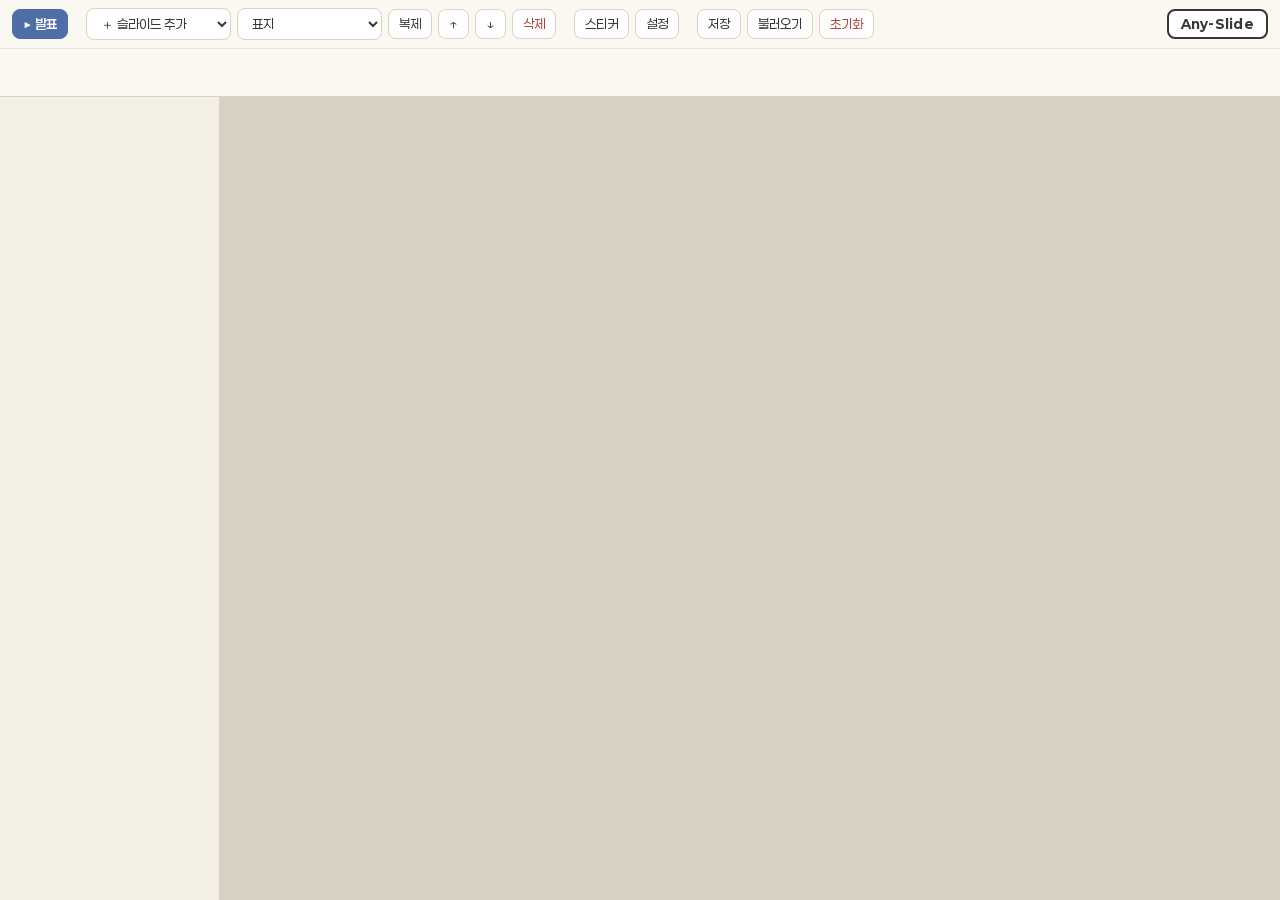
<file: app/index.html>
<!doctype html>
<html lang="ko">
<head>
<meta charset="utf-8">
<meta name="viewport" content="width=device-width, initial-scale=1">
<title>Any Slide</title>
<link rel="stylesheet" href="style.css">
</head>
<body class="edit">
<header id="toolbar">
  <div id="mainbar">
    <div class="group">
      <button id="btnPresent" class="primary" title="발표 시작 (F) · 발표 중 Esc로 종료">▶ 발표</button>
    </div>
    <div class="group">
      <select id="selAdd" title="새 슬라이드 추가"><option value="">＋ 슬라이드 추가</option></select>
      <select id="selType" title="현재 슬라이드의 형태"></select>
      <button id="btnDup" title="슬라이드 복제">복제</button>
      <button id="btnUp" title="앞으로">↑</button>
      <button id="btnDown" title="뒤로">↓</button>
      <button id="btnDel" title="슬라이드 삭제" class="danger">삭제</button>
    </div>
    <div class="group">
      <button id="btnSticker" title="스티커 추가">스티커</button>
      <button id="btnSettings" title="배경, 글꼴, 장 전환, 애니메이션">설정</button>
    </div>
    <div class="group">
      <button id="btnExport" title="덱을 JSON 파일로 저장">저장</button>
      <button id="btnImport" title="JSON 파일 불러오기">불러오기</button>
      <button id="btnReset" class="danger" title="처음 상태로">초기화</button>
    </div>
    <button id="btnAbout" type="button" title="앱 정보">Any-Slide</button>
  </div>
  <!-- 글자를 고르면 글자 도구, 스티커를 고르면 스티커 도구, 아니면 이 장의 옵션 -->
  <div id="ctxbar" aria-label="선택한 것의 도구"></div>
</header>

<aside id="thumbs" aria-label="슬라이드 목록"></aside>

<main id="stageWrap">
  <div id="stageBox"><div id="slideHost"></div></div>
  <div id="hint"></div>
</main>

<div id="stickerPanel" class="float-panel" hidden>
  <div class="panel-title"><span id="stickerPanelTitle">스티커</span> <button id="btnStickerClose" aria-label="닫기">✕</button></div>
  <div id="stickerTabs" class="tabs" role="tablist">
    <button type="button" data-tab="basic" role="tab">기본</button>
    <button type="button" data-tab="extra" role="tab">추가</button>
  </div>
  <div id="stickerGrid"></div>
  <p id="stickerEmpty" class="empty-note" hidden>아직 추가한 그림이 없어요. 덱을 만들며 새로 생성한 그림이 여기에 들어와요.</p>
</div>

<div id="settingsPanel" class="float-panel" hidden>
  <div class="panel-title">설정 <button id="btnSettingsClose" aria-label="닫기">✕</button></div>
  <label class="set-row">배경 <select id="selBg"></select></label>
  <label class="set-row">글꼴 <input id="inFont" type="text" placeholder="기본: 페이퍼로지" title="다른 글꼴을 쓰려면 컴퓨터에 설치된 글꼴 이름을 입력. 비우면 페이퍼로지"></label>
  <hr class="set-sep">
  <label class="set-row">장 전환 <select id="selTransition"></select></label>
  <label class="set-row">전환 속도 <span><input id="rngDuration" type="range" min="0.2" max="1" step="0.1"> <span id="lblDuration"></span></span></label>
  <label class="set-row">이 장만 <select id="selSlideTransition"></select></label>
  <hr class="set-sep">
  <label class="set-row">글자 등장 <select id="selTextAnim"></select></label>
  <label class="set-row">그림 등장 <span class="check"><input id="chkImgAnim" type="checkbox"> 켜기</span></label>
  <label class="set-row">둥실둥실 <span class="check"><input id="chkFloat" type="checkbox"> 켜기</span></label>
</div>

<div id="aboutPop" class="float-panel" hidden role="dialog" aria-label="앱 정보">
  <strong id="aboutVersion">Any-Slide</strong>
  <p>제작 : 김한량 디지털 공방</p>
</div>

<div id="hud" aria-live="polite"></div>
<input id="fileImport" type="file" accept="application/json,.json" hidden>
<script src="deck-spec.js"></script>
<script src="app.js"></script>
</body>
</html>
</file>
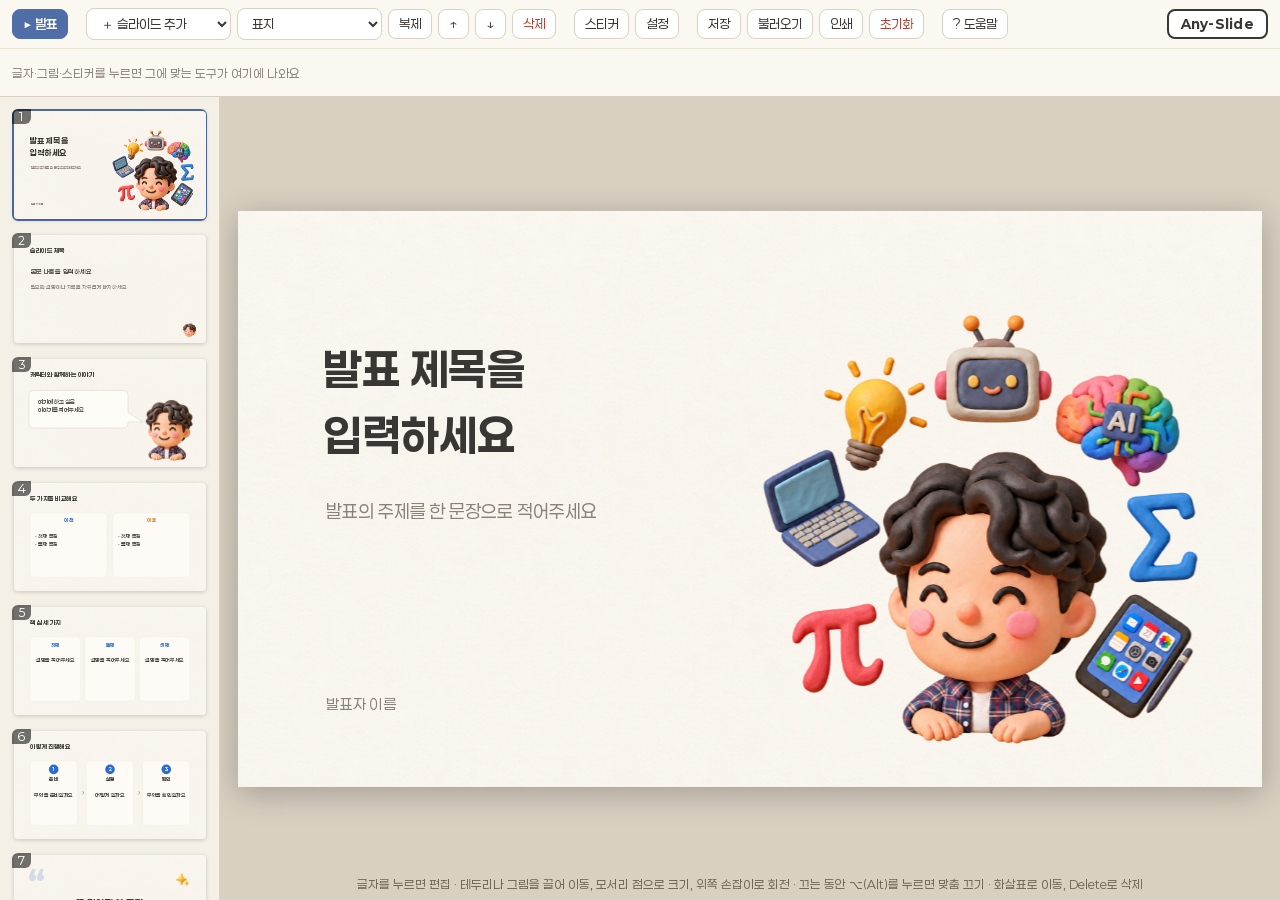
<file: app/Any-Slide.html>
<!doctype html>
<html lang="ko">
<head>
<meta charset="utf-8">
<meta name="viewport" content="width=device-width, initial-scale=1">
<title>Any Slide</title>
<link rel="stylesheet" href="style.css">
</head>
<body class="edit">
<header id="toolbar">
  <div id="mainbar">
    <div class="group">
      <button id="btnPresent" class="primary" title="발표 시작 (F) · 발표 중 Esc로 종료">▶ 발표</button>
    </div>
    <div class="group">
      <select id="selAdd" title="새 슬라이드 추가"><option value="">＋ 슬라이드 추가</option></select>
      <select id="selType" title="현재 슬라이드의 형태"></select>
      <button id="btnDup" title="슬라이드 복제">복제</button>
      <button id="btnUp" title="앞으로">↑</button>
      <button id="btnDown" title="뒤로">↓</button>
      <button id="btnDel" title="슬라이드 삭제" class="danger">삭제</button>
    </div>
    <div class="group">
      <button id="btnSticker" title="스티커 추가">스티커</button>
      <button id="btnSettings" title="배경, 글꼴, 장 전환, 애니메이션">설정</button>
    </div>
    <div class="group">
      <button id="btnExport" title="덱을 JSON 파일로 저장">저장</button>
      <button id="btnImport" title="JSON 파일 불러오기">불러오기</button>
      <button id="btnPrint" title="모든 장을 인쇄 창으로 · PDF는 대상을 'PDF로 저장'으로, 일부 장만은 인쇄 창의 '페이지'에서 고르세요">인쇄</button>
      <button id="btnSaveFolder" title="고친 덱을 이 발표 폴더 안의 파일에 저장 (다른 컴퓨터로 옮기기 전에)" hidden>폴더에 저장</button>
      <button id="btnReset" class="danger" title="처음 상태로">초기화</button>
    </div>
    <div class="group">
      <button id="btnHelp" type="button" title="저장·불러오기·다른 컴퓨터로 옮기는 방법">? 도움말</button>
    </div>
    <button id="btnAbout" type="button" title="앱 정보">Any-Slide</button>
  </div>
  <!-- 글자를 고르면 글자 도구, 스티커를 고르면 스티커 도구, 아니면 이 장의 옵션 -->
  <div id="ctxbar" aria-label="선택한 것의 도구"></div>
</header>

<aside id="thumbs" aria-label="슬라이드 목록"></aside>

<main id="stageWrap">
  <div id="stageBox"><div id="slideHost"></div></div>
  <div id="hint"></div>
</main>

<div id="stickerPanel" class="float-panel" hidden>
  <div class="panel-title"><span id="stickerPanelTitle">스티커</span> <button id="btnStickerClose" aria-label="닫기">✕</button></div>
  <div id="stickerTabs" class="tabs" role="tablist">
    <button type="button" data-tab="basic" role="tab">기본</button>
    <button type="button" data-tab="extra" role="tab">추가</button>
    <button type="button" data-tab="user" role="tab">내 그림</button>
  </div>
  <div id="stickerGrid"></div>
  <p id="stickerEmpty" class="empty-note" hidden>아직 추가한 그림이 없어요. 덱을 만들며 새로 생성한 그림이 여기에 들어와요.</p>
</div>

<div id="settingsPanel" class="float-panel" hidden>
  <div class="panel-title">설정 <button id="btnSettingsClose" aria-label="닫기">✕</button></div>
  <label class="set-row">배경 <select id="selBg"></select></label>
  <label class="set-row">글꼴 <input id="inFont" type="text" placeholder="기본: 페이퍼로지" title="다른 글꼴을 쓰려면 컴퓨터에 설치된 글꼴 이름을 입력. 비우면 페이퍼로지"></label>
  <hr class="set-sep">
  <label class="set-row">장 전환 <select id="selTransition"></select></label>
  <label class="set-row">전환 속도 <span><input id="rngDuration" type="range" min="0.2" max="1" step="0.1"> <span id="lblDuration"></span></span></label>
  <label class="set-row">이 장만 <select id="selSlideTransition"></select></label>
  <hr class="set-sep">
  <label class="set-row">글자 등장 <select id="selTextAnim"></select></label>
  <label class="set-row">그림 등장 <span class="check"><input id="chkImgAnim" type="checkbox"> 켜기</span></label>
  <label class="set-row">둥실둥실 <span class="check"><input id="chkFloat" type="checkbox"> 켜기</span></label>
  <hr class="set-sep">
  <label class="set-row" title="한 줄씩: 발표 화면에서 넘길 때마다 줄·상자·표 행과 [빈칸] 답이 하나씩 나와요 (수업 자료)">넘기기 <select id="selStep"></select></label>
</div>

<div id="aboutPop" class="float-panel" hidden role="dialog" aria-label="앱 정보">
  <strong id="aboutVersion">Any-Slide</strong>
  <p>제작 : 김한량 디지털 공방</p>
</div>

<div id="helpPanel" class="float-panel" hidden role="dialog" aria-label="저장·옮기기 도움말">
  <div class="panel-title">저장·옮기기 도움말 <button id="btnHelpClose" aria-label="닫기">✕</button></div>
  <p id="helpNow" class="help-now"></p>
  <h4>고친 내용은 자동 저장돼요</h4>
  <p>이 컴퓨터의 브라우저에 저장돼요. 브라우저의 사이트 데이터를 지우면 사라질 수 있으니 중요한 덱은 파일로도 저장해 두세요.</p>
  <h4>① 다른 컴퓨터로: [폴더에 저장] (크롬·엣지, 추천)</h4>
  <ol>
    <li>[폴더에 저장]을 누르고 이 발표 폴더를 골라요 (처음 한 번만)</li>
    <li>폴더째 USB·메일·메신저로 옮겨요</li>
    <li>옮긴 컴퓨터에서 폴더 안 <b>Any-Slide.html</b>을 열면 더 최근에 고친 쪽이 열려요</li>
  </ol>
  <h4>② [저장] → [불러오기] (모든 브라우저)</h4>
  <ol>
    <li>[저장]을 누르면 덱 JSON 파일이 「다운로드」 폴더에 생겨요</li>
    <li>그 JSON 파일도 함께 옮겨요</li>
    <li>발표 폴더의 <b>Any-Slide.html</b>을 열고 [불러오기]로 JSON을 골라요</li>
  </ol>
  <h4>그림은?</h4>
  <ul>
    <li>[내 그림]으로 넣은 그림은 덱 파일(JSON)에 함께 들어가요.</li>
    <li>노션 그림처럼 덱을 만들 때 넣은 그림(media 폴더)은 JSON에 들어 있지 않아요. 발표 폴더에서 열어야 보여요.</li>
  </ul>
</div>

<div id="hud" aria-live="polite"></div>
<!-- 인쇄할 때 모든 장을 펼쳐 두는 곳 (인쇄할 때만 보인다) -->
<div id="printHost" aria-hidden="true"></div>
<input id="fileImport" type="file" accept="application/json,.json" hidden>
<input id="fileUserImg" type="file" accept="image/png,image/jpeg,image/webp,image/gif" multiple hidden>
<script src="deck-spec.js"></script>
<script src="app.js"></script>
</body>
</html>
</file>
<file: app/style.css>
/* 페이퍼로지 (SIL OFL 1.1, fonts/OFL-Paperlogy.txt). 오프라인 발표를 위해 앱에 포함 */
@font-face { font-family: 'Paperlogy'; src: url('fonts/Paperlogy-4Regular.woff2') format('woff2'); font-weight: 400; font-display: block; }
@font-face { font-family: 'Paperlogy'; src: url('fonts/Paperlogy-5Medium.woff2') format('woff2'); font-weight: 500; font-display: block; }
@font-face { font-family: 'Paperlogy'; src: url('fonts/Paperlogy-6SemiBold.woff2') format('woff2'); font-weight: 600; font-display: block; }
@font-face { font-family: 'Paperlogy'; src: url('fonts/Paperlogy-7Bold.woff2') format('woff2'); font-weight: 700; font-display: block; }
@font-face { font-family: 'Paperlogy'; src: url('fonts/Paperlogy-8ExtraBold.woff2') format('woff2'); font-weight: 800; font-display: block; }

:root {
  --ink: #3a3633;
  --ink-sub: #8a8179;
  --ink-num: #a39a8e;
  --acc-blue: #2e6bd0;
  --acc-orange: #e07b1f;
  --panel: rgba(255, 253, 248, .86);
  --panel-line: #e3dccf;
  --ui-bg: #efe9de;
  --ui-line: #d9d1c3;
  --ui-accent: #4f6ea8;
  --font: "Paperlogy", "Apple SD Gothic Neo", "Noto Sans KR", "Malgun Gothic", system-ui, sans-serif;
  --mono: "SF Mono", Menlo, Consolas, "D2Coding", monospace;
}
* { box-sizing: border-box; }
html, body { height: 100%; margin: 0; }
body {
  font-family: var(--font);
  background: var(--ui-bg);
  color: var(--ink);
  display: grid;
  grid-template-columns: 220px 1fr;
  grid-template-rows: auto 1fr;
  grid-template-areas: "bar bar" "side main";
  overflow: hidden;
}

/* ---------- 도구 모음 (윗줄: 덱·슬라이드, 아랫줄: 선택한 것에 따라 바뀌는 도구) ---------- */
#toolbar { grid-area: bar; background: #fbf8f2; border-bottom: 1px solid var(--ui-line); }
#mainbar, #ctxbar { display: flex; flex-wrap: wrap; gap: 8px 18px; align-items: center; padding: 8px 12px; }
#ctxbar { border-top: 1px solid #ece5d8; min-height: 48px; padding-top: 6px; padding-bottom: 6px; }
.group { display: flex; gap: 6px; align-items: center; flex-wrap: wrap; }
.ctx-label { font-size: 12px; color: #8a8179; margin-right: 2px; }
button, select, input[type=text] {
  font: inherit; font-size: 13px; color: var(--ink);
  background: #fff; border: 1px solid var(--ui-line); border-radius: 8px; padding: 6px 10px;
}
button { cursor: pointer; }
button:hover, select:hover { border-color: #b9ae9c; }
button:disabled { opacity: .45; cursor: default; }
button.primary { background: var(--ui-accent); border-color: var(--ui-accent); color: #fff; font-weight: 600; }
button.danger { color: #b0443a; }
button.on { background: #e4ecf8; border-color: var(--ui-accent); }
button.fmt-b { font-weight: 800; min-width: 34px; }
button.fmt-u { text-decoration: underline; min-width: 34px; }
button.fmt-m { background: linear-gradient(transparent 55%, #ffe58a 55%); min-width: 34px; }
button.swatch { width: 26px; height: 26px; padding: 0; border-radius: 50%; border: 2px solid #fff; box-shadow: 0 0 0 1px var(--ui-line); }
input.swatch.pick { width: 26px; height: 26px; padding: 0; border: 2px solid #fff; border-radius: 50%; box-shadow: 0 0 0 1px var(--ui-line);
  background: conic-gradient(#d64541, #e07b1f, #e8c13a, #2f9e55, #2e6bd0, #8a4fc8, #d64541); cursor: pointer; -webkit-appearance: none; appearance: none; }
input.swatch.pick::-webkit-color-swatch-wrapper { padding: 0; }
input.swatch.pick::-webkit-color-swatch { border: none; border-radius: 50%; opacity: 0; }
input.swatch.pick::-moz-color-swatch { border: none; opacity: 0; }
button.swatch.none { background: conic-gradient(var(--ink) 0 25%, #fff 0 50%, var(--ink) 0 75%, #fff 0); }
input[type=text] { width: 190px; }
input[type=range] { width: 120px; }
.check { font-size: 13px; display: flex; gap: 4px; align-items: center; cursor: pointer; }

/* ---------- 썸네일 ---------- */
#thumbs {
  grid-area: side; overflow-y: auto; padding: 12px; background: #f5f0e6;
  border-right: 1px solid var(--ui-line);
  display: flex; flex-direction: column; gap: 12px;
}
.thumb { position: relative; display: block; cursor: pointer; border: 2px solid transparent; border-radius: 6px; padding: 0; background: none; font: inherit; text-align: left; }
.thumb.active { border-color: var(--ui-accent); }
.thumb:focus-visible, button:focus-visible, select:focus-visible, input:focus-visible { outline: 3px solid var(--ui-accent); outline-offset: 2px; }
.thumb .no { position: absolute; left: -2px; top: -2px; background: rgba(0,0,0,.55); color: #fff; font-size: 11px; padding: 1px 6px; border-radius: 6px 0 6px 0; z-index: 2; }
.thumb .box { width: 192px; height: 108px; overflow: hidden; position: relative; border-radius: 4px; box-shadow: 0 1px 4px rgba(0,0,0,.18); }
.thumb .slide { transform: scale(0.1); transform-origin: 0 0; }

/* ---------- 무대 ---------- */
#stageWrap { grid-area: main; position: relative; display: flex; align-items: center; justify-content: center; overflow: hidden; background: #d8d0c1; }
#stageBox { position: relative; overflow: hidden; box-shadow: 0 6px 30px rgba(0,0,0,.25); }
#hint { position: absolute; bottom: 8px; left: 0; right: 0; text-align: center; font-size: 12px; color: #6e6657; pointer-events: none; }
#hint.warn { color: #fff; background: #b0443a; font-size: 13px; padding: 6px 12px; bottom: 0; }
#hint.info { color: #fff; background: #4f6ea8; font-size: 13px; padding: 6px 12px; bottom: 0; }
#btnSaveFolder { border-color: var(--ui-accent); color: var(--ui-accent); font-weight: 600; }

.slide {
  position: absolute; left: 0; top: 0; width: 1920px; height: 1080px;
  transform-origin: 0 0; overflow: hidden; background-size: cover; background-position: center;
  font-family: var(--deck-font, var(--font));
}
.slide > * { position: absolute; margin: 0; }

/* 글자: 크기는 --fs(형태별 기본) × --k(사용자가 정한 배율). 자동 맞춤은 font-size를 직접 덮어쓴다 */
.t { white-space: pre-wrap; word-break: keep-all; overflow-wrap: anywhere; outline: none; color: var(--ink); font-size: calc(var(--fs) * var(--k, 1)); }
.t.title-xl { --fs: 82px; font-weight: 700; line-height: 1.5; }
.t.title-l  { --fs: 68px; font-weight: 700; line-height: 1.3; }
.t.title-m  { --fs: 64px; font-weight: 700; line-height: 1.3; }
.t.body-l   { --fs: 44px; font-weight: 400; line-height: 1.5; }
.t.body-m   { --fs: 36px; font-weight: 400; line-height: 1.5; color: var(--ink-sub); }
.t.sub      { --fs: 34px; font-weight: 400; line-height: 1.4; color: var(--ink-sub); }
.t.name     { --fs: 28px; font-weight: 400; line-height: 1.4; color: var(--ink-sub); }
.t.num      { --fs: 150px; font-weight: 600; line-height: 1.1; color: var(--ink-num); }
.t.bubble   { --fs: 44px; line-height: 1.5; }
.t.head     { --fs: 50px; font-weight: 700; line-height: 1.3; }
.t.card     { --fs: 38px; font-weight: 400; line-height: 1.5; }
.t.statement { --fs: 76px; font-weight: 700; line-height: 1.4; }
.t.code     { --fs: 36px; line-height: 1.5; color: #f3ede3; font-family: var(--mono); word-break: break-all; }
.t.cell     { --fs: 36px; line-height: 1.4; }
.acc-blue   { color: var(--acc-blue); }
.acc-orange { color: var(--acc-orange); }
.qmark { font-size: 320px; line-height: 1; color: var(--acc-blue); opacity: .18; font-weight: 800; pointer-events: none; }

/* 글자 서식 (덱 파일의 **, __, ==, {{색:}} 표기) */
.t b { font-weight: 800; }
.t u { text-decoration-thickness: .08em; text-underline-offset: .14em; }
.t mark { background: linear-gradient(transparent 55%, rgba(255, 214, 80, .75) 55%); color: inherit; padding: 0 .05em; }
/* [[빈칸 답]]: 보통은 빨간 답. 편집 화면에서는 옅은 바탕으로 빈칸임을 알린다. 한 줄씩 넘기기의 발표 화면에서는 답을 숨긴 빈칸(.hid)으로 시작한다 */
.ans { color: #d64541; }
.edit #slideHost .ans { background: rgba(214, 69, 65, .12); border-radius: .12em; }
.print-page .ans { background: none; }
.ans.hid, .ans.hid * { color: transparent !important; background: transparent !important; }
.ans.hid { box-shadow: inset 0 -.08em 0 #a39b92; }
.stp-hid { visibility: hidden; }
.stp-in { animation: fade-in .45s ease-out both; }
.c-red { color: #d64541; } .c-blue { color: #2e6bd0; } .c-green { color: #2f9e55; } .c-orange { color: #e07b1f; } .c-gray { color: #8a8179; } .c-black { color: #1a1a1a; }

.stack { display: flex; flex-direction: column; }
.stack.center { justify-content: center; }
.stack > .t { position: relative; }

/* 바탕 상자, 카드, 단계, 표, 그림 칸 */
.panel { background: var(--panel); border: 2px solid var(--panel-line); border-radius: 36px; }
.panel.dark { background: #2f2b28; border-color: #2f2b28; border-radius: 28px; }
.badge { width: 96px; height: 96px; border-radius: 50%; background: var(--acc-blue); color: #fff; font-size: 48px; font-weight: 700; display: flex; align-items: center; justify-content: center; }
.arrow { font-size: 90px; color: var(--ink-num); line-height: 1; font-weight: 300; }
.table { display: grid; border-radius: 28px; overflow: hidden; border: 2px solid var(--panel-line); background: var(--panel); }
.table > .t { padding: .45em .7em; border-bottom: 2px solid var(--panel-line); border-right: 2px solid var(--panel-line); }
.table > .t.th { font-weight: 700; background: rgba(46, 107, 208, .10); }
.table > .t.last-col { border-right: 0; }
.table > .t.last-row { border-bottom: 0; }
.slot { display: flex; align-items: center; justify-content: center; border-radius: 36px; }
.slot img { max-width: 100%; max-height: 100%; object-fit: contain; pointer-events: none; }
/* 덱 전용 그림(화면 캡처 등)은 모서리를 둥글게 하고 그림자로 배경과 구분한다 */
.slot img[src^="media/"] { border-radius: 24px; box-shadow: 0 12px 36px rgba(40, 50, 70, .18); }
.slot.empty { border: 4px dashed var(--panel-line); color: #b8b0a3; font-size: 40px; }
.present .slot.empty { visibility: hidden; }

/* 개체: 바깥 틀(.obj)이 위치·크기·회전을 맡고, 안의 요소는 틀 기준으로 놓인다 */
.obj { transform-origin: 50% 50%; touch-action: none; }
.obj > .t:not(.abs), .obj > .stack, .obj > .table { position: relative; width: 100%; }
.obj > .stack.center { height: 100%; }
.obj > .abs, .obj > .badge { position: absolute; }
.obj > .panel, .obj > .slot { position: absolute; inset: 0; }
.obj > .bubble-shape { position: absolute; left: 0; top: 0; width: 100%; height: 100%; overflow: visible; }
.obj > .qmark, .obj > .arrow { position: absolute; left: 0; top: 0; }
.obj > .objimg { display: block; width: 100%; user-select: none; -webkit-user-drag: none; pointer-events: none; }
.bubble-pop { transform-origin: 100% 85%; }
.edit .obj.k-img, .edit .obj.k-deco, .edit .obj.k-slot, .edit .obj > .panel, .edit .obj > .bubble-shape, .edit .obj > .badge { cursor: grab; }
.still, .still * { animation: none !important; }

/* 선택 테두리(.fr), 옮기기용 테두리 띠(.eg), 크기·회전 손잡이(.h). 편집 화면에서만 그린다 */
.fr { display: none; position: absolute; inset: -6px; border: 2px dashed var(--ui-accent); border-radius: 10px; pointer-events: none; }
.edit .obj:hover > .fr { display: block; opacity: .45; }
.edit .obj.sel > .fr { display: block; opacity: 1; }
.eg { display: none; position: absolute; cursor: move; }
.eg.n { left: -8px; right: -8px; top: -20px; height: 16px; }
.eg.s { left: -8px; right: -8px; bottom: -20px; height: 16px; }
.eg.e { top: -8px; bottom: -8px; right: -20px; width: 16px; }
.eg.w { top: -8px; bottom: -8px; left: -20px; width: 16px; }
.edit .obj:hover > .eg, .edit .obj.sel > .eg { display: block; }
.h { display: none; position: absolute; width: 26px; height: 26px; background: #fff; border: 3px solid var(--ui-accent); border-radius: 50%; z-index: 2; }
.h.nw { left: -13px; top: -13px; cursor: nwse-resize; }
.h.ne { right: -13px; top: -13px; cursor: nesw-resize; }
.h.sw { left: -13px; bottom: -13px; cursor: nesw-resize; }
.h.se { right: -13px; bottom: -13px; cursor: nwse-resize; }
.h.n { left: 50%; top: -13px; margin-left: -13px; cursor: ns-resize; border-radius: 6px; }
.h.s { left: 50%; bottom: -13px; margin-left: -13px; cursor: ns-resize; border-radius: 6px; }
.h.e { top: 50%; right: -13px; margin-top: -13px; cursor: ew-resize; border-radius: 6px; }
.h.w { top: 50%; left: -13px; margin-top: -13px; cursor: ew-resize; border-radius: 6px; }
.h.turn { left: 50%; top: -70px; margin-left: -15px; width: 30px; height: 30px; background: var(--ui-accent); border-color: #fff; cursor: grab; }
.h.turn::after { content: ''; position: absolute; left: 50%; top: 27px; width: 3px; height: 30px; margin-left: -1.5px; background: var(--ui-accent); }
.edit .obj.sel > .h, .edit .sticker.sel .h { display: block; }

/* 보조선과 맞춤 안내 */
.guide { position: absolute; background: #e5484d; z-index: 50; pointer-events: none; }
.guide.v { top: 0; width: 2px; height: 1080px; margin-left: -1px; }
.guide.h { left: 0; height: 2px; width: 1920px; margin-top: -1px; }
.snap-hint { position: absolute; left: 50%; top: 22px; transform: translateX(-50%); background: rgba(30, 30, 30, .72); color: #fff; font-size: 28px; padding: 10px 24px; border-radius: 999px; z-index: 51; pointer-events: none; white-space: nowrap; }

.edit .over { outline: 3px dashed #b0443a; outline-offset: 6px; border-radius: 8px; }
.edit .t[contenteditable] { cursor: text; border-radius: 8px; }
.edit .t[contenteditable]:hover { background: rgba(79,110,168,.08); box-shadow: 0 0 0 2px rgba(79,110,168,.25); }
.edit .t[contenteditable]:focus { background: rgba(79,110,168,.10); box-shadow: 0 0 0 3px rgba(79,110,168,.45); }
.edit .t[contenteditable]:empty::before { content: attr(data-ph); color: #b8b0a3; }
.edit .table > .t[contenteditable]:focus { box-shadow: inset 0 0 0 3px rgba(79,110,168,.45); border-radius: 0; }

/* 스티커: 바깥(.sticker)은 위치와 등장 효과, 안쪽(.rot)은 회전, 그림은 뒤집기 */
.sticker { cursor: grab; touch-action: none; }
.sticker .rot { position: relative; transform-origin: 50% 50%; }
.sticker img { width: 100%; display: block; pointer-events: none; -webkit-user-drag: none; }
.sticker img.flip { transform: scaleX(-1); }
.edit .sticker.sel .rot { outline: 3px dashed var(--ui-accent); outline-offset: 4px; }
.present .sticker, .present .obj { cursor: none; pointer-events: none; }

/* ---------- 등장 애니메이션 ---------- */
/* 글자: 날아오기(fly) 또는 페이드만(fade). 장 전환 시간의 절반(--t0)만큼 늦게 시작한다 */
.fx-fly { animation: fade-up .7s cubic-bezier(.2,.7,.2,1) both; animation-delay: calc(var(--d, 0s) + var(--t0, 0s)); }
.fx-fade { animation: fade-in .8s ease-out both; animation-delay: calc(var(--d, 0s) + var(--t0, 0s)); }
.pop { animation: pop .8s cubic-bezier(.2,1.3,.4,1) both; animation-delay: calc(var(--d, 0s) + var(--t0, 0s)); }
.rise { animation: rise .8s cubic-bezier(.2,.8,.2,1) both; animation-delay: calc(var(--d, 0s) + var(--t0, 0s)); }
.drop-in { animation: drop-in .9s cubic-bezier(.2,.8,.2,1) both; animation-delay: calc(var(--d, 0s) + var(--t0, 0s)); }
.float { animation: float 5s ease-in-out infinite; animation-delay: calc(var(--d, 0s) + var(--t0, 0s)); }
.pop.float { animation: pop .8s cubic-bezier(.2,1.3,.4,1) both, float 5s ease-in-out infinite; animation-delay: calc(var(--d, 0s) + var(--t0, 0s)), calc(var(--d, 0s) + var(--t0, 0s) + .9s); }
.bubble-pop { animation: pop .7s cubic-bezier(.2,1.4,.4,1) both; animation-delay: calc(var(--d, 0s) + var(--t0, 0s)); }
@keyframes fade-up { from { opacity: 0; transform: translateY(26px); } to { opacity: 1; transform: none; } }
@keyframes fade-in { from { opacity: 0; } to { opacity: 1; } }
@keyframes pop { from { opacity: 0; transform: scale(.6); } to { opacity: 1; transform: none; } }
@keyframes rise { from { opacity: 0; transform: translateY(80px); } to { opacity: 1; transform: none; } }
@keyframes drop-in { from { opacity: 0; transform: translate(50px,-50px) scale(.92); } to { opacity: 1; transform: none; } }
@keyframes float { 0%,100% { transform: translateY(0); } 50% { transform: translateY(-10px); } }
.no-anim *, .no-anim.slide { animation: none !important; }

/* ---------- 장 전환 ----------
   새 장은 이전 장 위에 겹쳐 들어오고, 이전 장은 끝난 뒤 지운다 (배경이 비치는 깜박임 없음).
   크기 배율(transform)과 겹치지 않도록 translate, scale 속성과 opacity만 움직인다. */
.slide.tr-in, .slide.tr-out { animation-duration: var(--tdur, .5s); animation-fill-mode: both; animation-timing-function: cubic-bezier(.3,.7,.2,1); }
.slide.tr-out { z-index: 0; pointer-events: none; }
.slide.tr-in { z-index: 1; }
.slide.tr-in.tr-fade { animation-name: tr-fade-in; }
.slide.tr-out.tr-fade { animation-name: tr-hold; }
.slide.tr-in.tr-slide { animation-name: tr-slide-in; }
.slide.tr-out.tr-slide { animation-name: tr-slide-out; }
.slide.tr-in.tr-slide.back { animation-name: tr-slide-in-back; }
.slide.tr-out.tr-slide.back { animation-name: tr-slide-out-back; }
.slide.tr-in.tr-zoom { animation-name: tr-zoom-in; }
.slide.tr-out.tr-zoom { animation-name: tr-fade-out; }
.slide.tr-in.tr-rise { animation-name: tr-rise-in; }
.slide.tr-out.tr-rise { animation-name: tr-hold; }
@keyframes tr-fade-in { from { opacity: 0; } to { opacity: 1; } }
@keyframes tr-fade-out { from { opacity: 1; } to { opacity: 0; } }
@keyframes tr-hold { from { opacity: 1; } to { opacity: 1; } }
@keyframes tr-slide-in { from { translate: var(--stage-w) 0; } to { translate: 0 0; } }
@keyframes tr-slide-out { from { translate: 0 0; } to { translate: calc(var(--stage-w) * -1) 0; } }
@keyframes tr-slide-in-back { from { translate: calc(var(--stage-w) * -1) 0; } to { translate: 0 0; } }
@keyframes tr-slide-out-back { from { translate: 0 0; } to { translate: var(--stage-w) 0; } }
@keyframes tr-zoom-in { from { opacity: 0; scale: .92; translate: calc(var(--stage-w) * .04) calc(var(--stage-h) * .04); } to { opacity: 1; scale: 1; translate: 0 0; } }
@keyframes tr-rise-in { from { opacity: 0; translate: 0 calc(var(--stage-h) * .08); } to { opacity: 1; translate: 0 0; } }
@media (prefers-reduced-motion: reduce) { .slide *, .slide { animation: none !important; } }

/* ---------- 떠 있는 패널 (스티커, 설정) ---------- */
.float-panel {
  position: fixed; right: 16px; top: 110px; max-height: 75vh; overflow: auto; z-index: 20;
  background: #fffdf8; border: 1px solid var(--ui-line); border-radius: 12px; box-shadow: 0 8px 30px rgba(0,0,0,.2); padding: 14px;
}
.float-panel[hidden] { display: none; }
#stickerPanel { width: 400px; padding-bottom: 22px; }
.tabs { display: flex; gap: 6px; margin-bottom: 14px; }
.tabs button { flex: 1; }
.tabs button.on { background: #e4ecf8; border-color: var(--ui-accent); font-weight: 700; }
.empty-note { font-size: 13px; color: #8a8179; margin: 6px 2px 0; line-height: 1.5; }
#btnAbout { margin-left: auto; border: 2px solid var(--ink); border-radius: 8px; font-weight: 800; letter-spacing: .02em; background: #fff; padding: 5px 12px; }
#aboutPop { top: 56px; width: 260px; text-align: center; padding: 18px 16px; }
#aboutPop strong { font-size: 18px; }
#aboutPop p { margin: 8px 0 0; font-size: 14px; color: #6e6657; }
#settingsPanel { width: 340px; }
#helpPanel { width: 420px; font-size: 14px; line-height: 1.6; }
#helpPanel h4 { margin: 14px 0 4px; font-size: 14px; }
#helpPanel p, #helpPanel ol, #helpPanel ul { margin: 0; color: #4a443d; }
#helpPanel ol, #helpPanel ul { padding-left: 20px; }
#helpPanel .help-now { background: #e4ecf8; border-radius: 8px; padding: 8px 10px; color: var(--ink); }
#stickerGrid .add-img { grid-column: 1 / -1; padding: 10px; font-weight: 700; flex-direction: row; justify-content: center; }
#stickerGrid .user-img { position: relative; display: flex; min-width: 0; }
#stickerGrid .user-img > button:first-child { flex: 1; }
#stickerGrid .user-img .del { position: absolute; top: 4px; right: 4px; width: 24px; height: 24px; padding: 0; border-radius: 50%; font-size: 12px; line-height: 1; background: #fff; }
.panel-title { display: flex; justify-content: space-between; align-items: center; font-weight: 700; margin-bottom: 10px; }
.panel-title button { border: 0; background: none; font-size: 16px; padding: 2px 6px; }
#stickerGrid { display: grid; grid-template-columns: repeat(3, minmax(0, 1fr)); gap: 12px; }
#stickerGrid button { padding: 10px 6px 8px; background: #f3eee4; display: flex; flex-direction: column; align-items: center; gap: 4px; min-width: 0; }
#stickerGrid img { width: 100%; aspect-ratio: 1; object-fit: contain; }
#stickerGrid span { font-size: 12px; color: #6e6657; white-space: nowrap; overflow: hidden; text-overflow: ellipsis; max-width: 100%; }
.set-row { display: grid; grid-template-columns: 96px 1fr; gap: 8px; align-items: center; margin: 10px 0; font-size: 13px; }
.set-row select, .set-row input[type=text] { width: 100%; }
.set-sep { border: 0; border-top: 1px solid var(--ui-line); margin: 14px 0; }

/* ---------- 발표 모드 ---------- */
body.present { grid-template-columns: 1fr; grid-template-rows: 1fr; grid-template-areas: "main"; background: #000; }
body.present #toolbar, body.present #thumbs, body.present #hint, body.present .float-panel { display: none; }
body.present #stageWrap { background: #000; }
body.present #stageBox { box-shadow: none; }
body.present.idle { cursor: none; }
#hud { position: fixed; bottom: 12px; left: 50%; transform: translateX(-50%); background: rgba(0,0,0,.55); color: #fff; font-size: 14px; padding: 4px 14px; border-radius: 999px; opacity: 0; transition: opacity .3s; pointer-events: none; display: none; }
body.present #hud { display: block; }
body.present:not(.idle) #hud { opacity: 1; }

/* ===== 인쇄 (PDF로 저장) =====
   화면에서는 #printHost를 화면 밖에 둔다(글자 맞춤을 재려면 보이는 상태여야 한다).
   인쇄할 때는 앱 화면을 모두 숨기고 1920x1080 쪽만 여백 없이, 배경까지 찍는다. */
#printHost { position: absolute; left: -40000px; top: 0; }
.print-page { position: relative; width: 1920px; height: 1080px; overflow: hidden; }
.print-page .slot.empty { visibility: hidden; }
.print-page .over { outline: none; }
@media print {
  @page { size: 1920px 1080px; margin: 0; }
  html, body { width: 1920px; height: auto; overflow: visible; background: none; }
  body { display: block; }
  body > :not(#printHost) { display: none !important; }
  #printHost { position: static; }
  .print-page { break-after: page; -webkit-print-color-adjust: exact; print-color-adjust: exact; }
  .print-page:last-child { break-after: auto; }
  /* 흐린 그림자는 PDF에서 회색 상자로 찍힐 때가 있어 옅은 테두리로 바꾼다 */
  .print-page .slot img[src^="media/"] { box-shadow: none; border: 2px solid rgba(40, 50, 70, .14); }
}
/* 표의 열 너비·행 높이 끌기: 경계선 가까이에서 손 모양 */
.edit .table[data-rs="col"] > .t { cursor: col-resize; }
.edit .table[data-rs="row"] > .t { cursor: row-resize; }
.edit .table.resizing > .t { user-select: none; }
</file>
